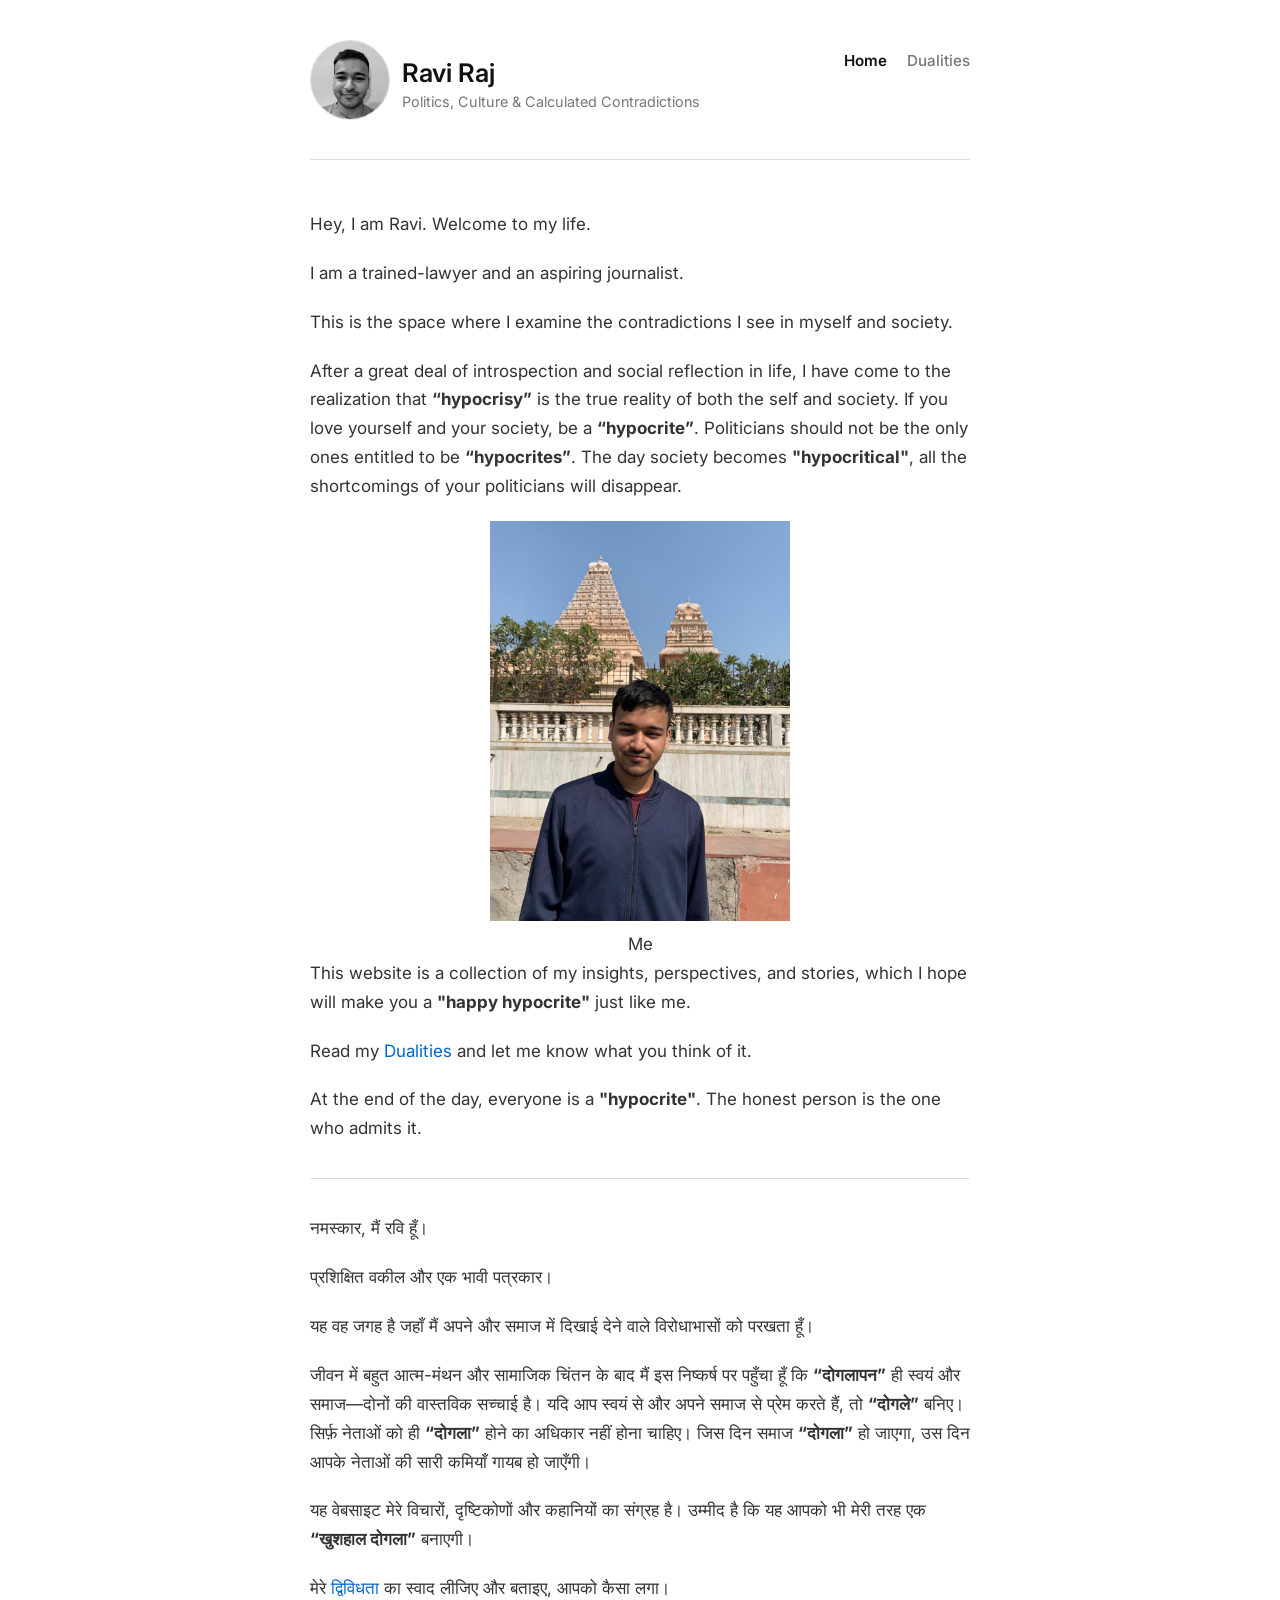
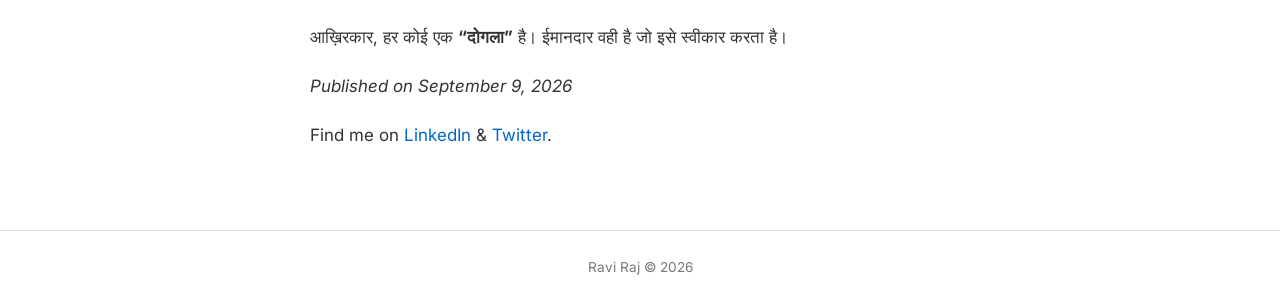
<file: index.html>
<!DOCTYPE html>
<html lang="en">
<head>
    <!-- Google Tag Manager -->
<script>(function(w,d,s,l,i){w[l]=w[l]||[];w[l].push({'gtm.start':
new Date().getTime(),event:'gtm.js'});var f=d.getElementsByTagName(s)[0],
j=d.createElement(s),dl=l!='dataLayer'?'&l='+l:'';j.async=true;j.src=
'https://www.googletagmanager.com/gtm.js?id='+i+dl;f.parentNode.insertBefore(j,f);
})(window,document,'script','dataLayer','GTM-NPS3RLSQ');</script>
<!-- End Google Tag Manager -->
    <meta charset="UTF-8">
    <meta name="viewport" content="width=device-width, initial-scale=1.0">
    <title>Ravi Raj - Home</title>
    <meta name="description" content="Politics, Culture & Calculated Contradictions - My unapologetic thoughts on Politics, Law, and everything in between.">
    <link rel="stylesheet" href="css/style.css">
    <link rel="icon" type="image/jpeg" href="images/favicon.jpeg">
    <link rel="preconnect" href="https://fonts.googleapis.com">
    <link rel="preconnect" href="https://fonts.gstatic.com" crossorigin>
    <link href="https://fonts.googleapis.com/css2?family=Inter:wght@400;500;600;700&display=swap" rel="stylesheet">
    <link rel="canonical" href="https://raviraj.qd.je/">
    <script type="application/ld+json">
    {
        "@context": "https://schema.org",
        "@type": "Person",
        "name": "Ravi Raj",
        "url": "https://raviraj.qd.je/",
        "jobTitle": "Lawyer & aspiring journalist",
        "sameAs": [
            "https://www.linkedin.com/in/ravirajlaw/",
            "https://x.com/RaviRaj91HQ",
            "https://github.com/pacifista91"
        ]
    }
    </script>
</head>
<body>
    <!-- Google Tag Manager (noscript) -->
<noscript><iframe src="https://www.googletagmanager.com/ns.html?id=GTM-NPS3RLSQ"
height="0" width="0" style="display:none;visibility:hidden"></iframe></noscript>
<!-- End Google Tag Manager (noscript) -->
    <section class="container wrap">
        <div class="header">
            <div class="logo">
                <a href="index.html"><img src="images/ravi.jpeg" alt="Ravi Raj" class="photo"></a>
                <div>
                    <h1><a href="index.html">Ravi Raj</a></h1>
                    <p class="tagline">Politics, Culture & Calculated Contradictions</p>
                </div>
            </div>
            <nav class="nav">
                <a class="active" href="index.html">Home</a>
                <a href="blog.html">Dualities</a>
            </nav>
        </div>
        
        <div class="content">
            <div class="post">
                <div class="post-header">
                    <h1 class="title"></h1>
                </div>
                <div class="body">

                    <p>Hey, I am Ravi. Welcome to my life.</p>

                    <p>I am a trained-lawyer and an aspiring journalist.<p>
                    
                    <p>This is the space where I examine the contradictions I see in myself and society.</p>

                    <p> After a great deal of introspection and social reflection in life, I have come to the realization that <b>“hypocrisy”</b> is the true reality of both the self and society. If you love yourself and your society, be a <b>“hypocrite”</b>. Politicians should not be the only ones entitled to be <b>“hypocrites”</b>. The day society becomes <b>"hypocritical"</b>, all the shortcomings of your politicians will disappear. <p>
                    
                    <div style="text-align: center;">
                        <figure>

                             <img src="Me.jpeg" alt="Ravi Raj" width="300" height="400">
                            <figcaption>Me</figcaption>
                        </figure>
                    
                       
                    
                    </div>
                        
                    <p>This website is a collection of my insights, perspectives, and stories, which I hope will make you a <b>"happy hypocrite"</b> just like me.</p>

                     <p>Read my <a href="http://raviraj.qd.je/blog.html">Dualities</a> and let me know what you think of it.</p>
                    
                    <p>At the end of the day, everyone is a <b>"hypocrite"</b>. The honest person is the one who admits it.</p>

                      <hr>

                    <p>नमस्कार, मैं रवि हूँ।</p>
                    
                    <p>प्रशिक्षित वकील और एक भावी पत्रकार।</p>

                    <p>यह वह जगह है जहाँ मैं अपने और समाज में दिखाई देने वाले विरोधाभासों को परखता हूँ।</p>
                    
                    <p>जीवन में बहुत आत्म-मंथन और सामाजिक चिंतन के बाद मैं इस निष्कर्ष पर पहुँचा हूँ कि <b>“दोगलापन”</b> ही स्वयं और समाज—दोनों की वास्तविक सच्चाई है। यदि आप स्वयं से और अपने समाज से प्रेम करते हैं, तो <b>“दोगले”</b> बनिए। सिर्फ़ नेताओं को ही <b>“दोगला”</b> होने का अधिकार नहीं होना चाहिए। जिस दिन समाज <b>“दोगला”</b> हो जाएगा, उस दिन आपके नेताओं की सारी कमियाँ गायब हो जाएँगी।</p>
                    
                    <p>यह वेबसाइट मेरे विचारों, दृष्टिकोणों और कहानियों का संग्रह है। उम्मीद है कि यह आपको भी मेरी तरह एक <b>“खुशहाल दोगला”</b> बनाएगी।</p>

                     <p>मेरे <a href="http://raviraj.qd.je/blog.html">द्विविधता</a> का स्वाद लीजिए और बताइए, आपको कैसा लगा।</p>
                    
                    <p>आख़िरकार, हर कोई एक <b>“दोगला”</b> है। ईमानदार वही है जो इसे स्वीकार करता है।</p>

                     <p><em>Published on September 9, 2026</em></p>
            
                    
                    
                    <p>Find me on <a href="https://www.linkedin.com/in/ravirajlaw/">LinkedIn</a> & <a href="https://x.com/RaviRaj91HQ">Twitter</a>.</p>
                </div> 
            </div>
        </div>
    </section>
    
    <footer class="footer">
        Ravi Raj © 2026
    </footer>
</body>
</html>
</file>
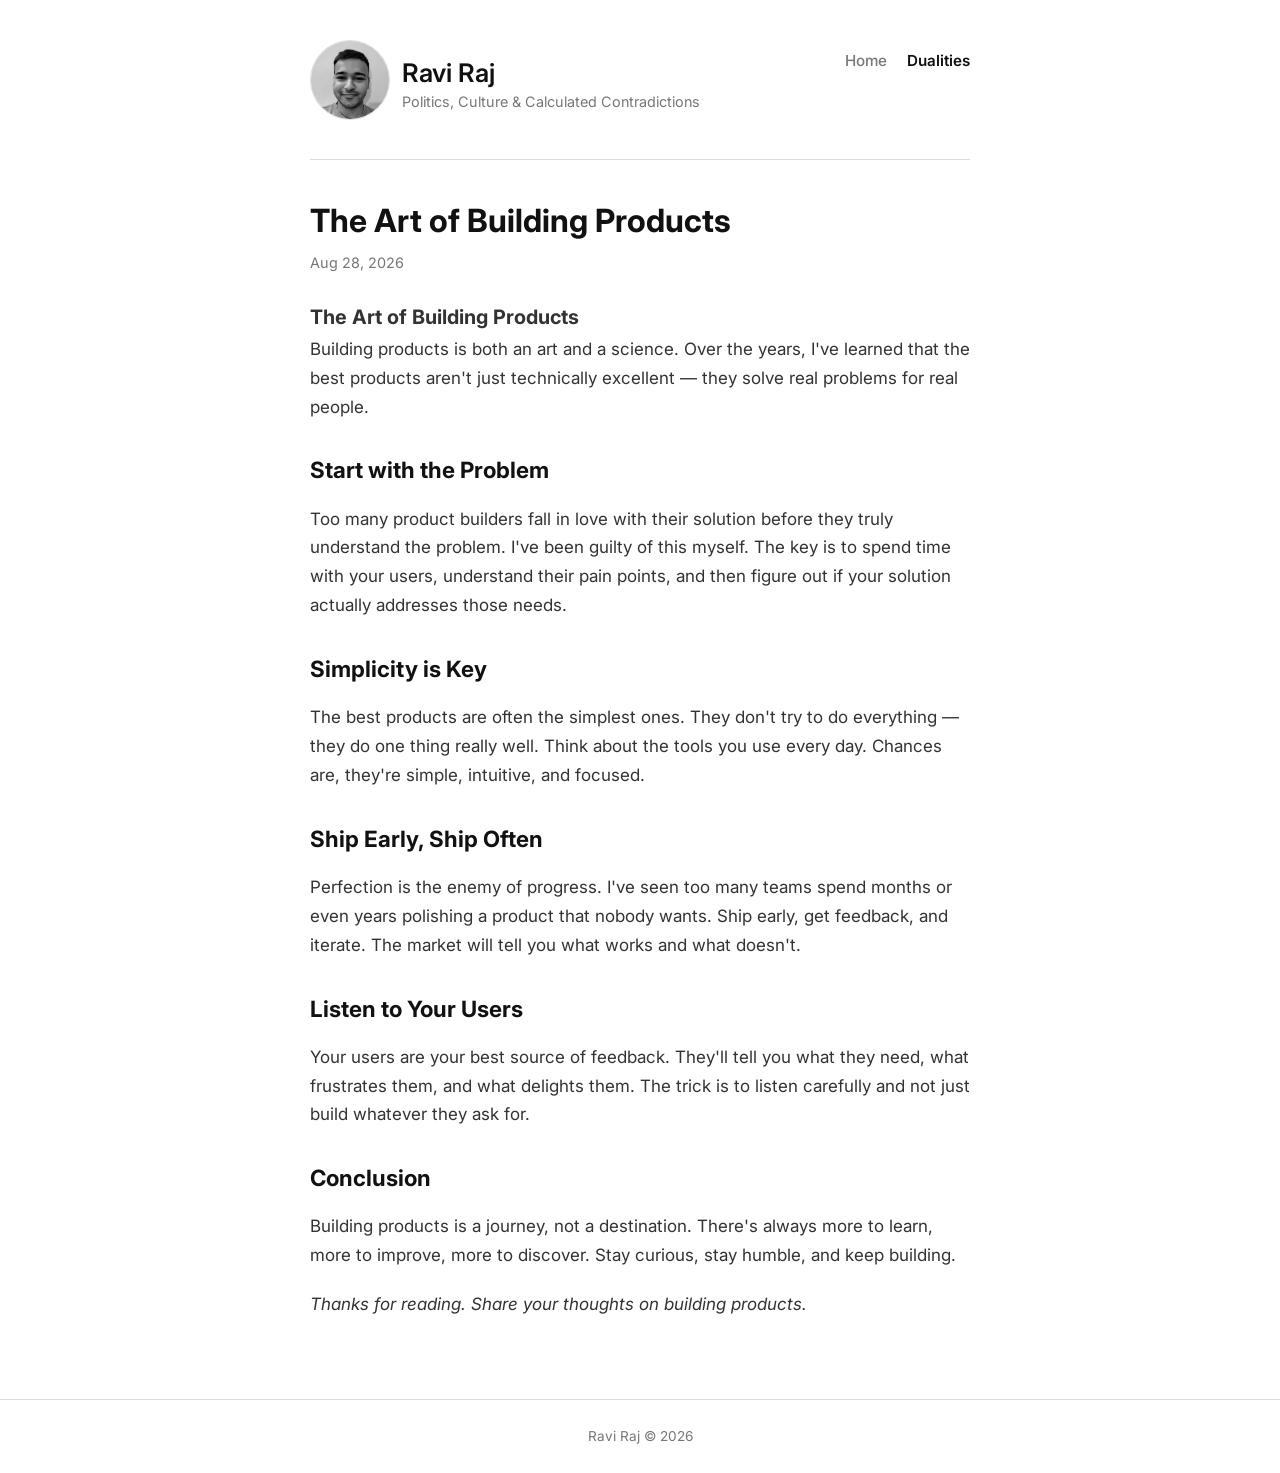
<file: post/the-art-of-building-products/index.html>
<!DOCTYPE html>
<html lang="en">
<head>
    <meta charset="UTF-8">
    <meta name="viewport" content="width=device-width, initial-scale=1.0">
    <title>The Art of Building Products - Ravi Raj</title>
    <meta name="description" content="What I learned from building products that users actually want">
    <meta property="og:type" content="website">
    <meta property="og:title" content="The Art of Building Products - Ravi Raj">
    <meta property="og:description" content="What I learned from building products that users actually want">
    <meta property="og:url" content="https://raviraj.dpdns.org/post/the-art-of-building-products/">
    <meta name="twitter:card" content="summary">
    <meta name="twitter:title" content="The Art of Building Products - Ravi Raj">
    <meta name="twitter:description" content="What I learned from building products that users actually want">
    <link rel="canonical" href="https://raviraj.dpdns.org/post/the-art-of-building-products/">
    <script type="application/ld+json">{"@context":"https://schema.org","@type":"Article","headline":"The Art of Building Products","description":"What I learned from building products that users actually want","author":{"@type":"Person","name":"Ravi Raj","url":"https://raviraj.dpdns.org/"},"publisher":{"@type":"Person","name":"Ravi Raj","url":"https://raviraj.dpdns.org/"},"datePublished":"2026-08-28","dateModified":"2026-08-28","mainEntityOfPage":"https://raviraj.dpdns.org/post/the-art-of-building-products/"}</script>
    <link rel="stylesheet" href="../../css/style.css">
    <link rel="icon" type="image/jpeg" href="../../images/favicon.jpeg">
    <link rel="preconnect" href="https://fonts.googleapis.com">
    <link rel="preconnect" href="https://fonts.gstatic.com" crossorigin>
    <link href="https://fonts.googleapis.com/css2?family=Inter:wght@400;500;600;700&display=swap" rel="stylesheet">
</head>
<body>
    <section class="container wrap">
        <div class="header">
            <div class="logo">
                <a href="../../index.html"><img src="../../images/ravi.jpeg" alt="Ravi Raj" class="photo"></a>
                <div>
                    <h1><a href="../../index.html">Ravi Raj</a></h1>
                    <p class="tagline">Politics, Culture & Calculated Contradictions</p>
                </div>
            </div>
            <nav class="nav">
                <a href="../../index.html" >Home</a>
                <a href="../../blog.html" class="active">Dualities</a>
            </nav>
        </div>
        <div class="content">
            
            <article class="post">
                <div class="post-header">
                    <h1 class="title">The Art of Building Products</h1>
                    <div class="meta"><span class="date">Aug 28, 2026</span></div>
                </div>
                <div class="body"><h1>The Art of Building Products</h1>
<p>Building products is both an art and a science. Over the years, I&#39;ve learned that the best products aren&#39;t just technically excellent — they solve real problems for real people.</p>
<h2>Start with the Problem</h2>
<p>Too many product builders fall in love with their solution before they truly understand the problem. I&#39;ve been guilty of this myself. The key is to spend time with your users, understand their pain points, and then figure out if your solution actually addresses those needs.</p>
<h2>Simplicity is Key</h2>
<p>The best products are often the simplest ones. They don&#39;t try to do everything — they do one thing really well. Think about the tools you use every day. Chances are, they&#39;re simple, intuitive, and focused.</p>
<h2>Ship Early, Ship Often</h2>
<p>Perfection is the enemy of progress. I&#39;ve seen too many teams spend months or even years polishing a product that nobody wants. Ship early, get feedback, and iterate. The market will tell you what works and what doesn&#39;t.</p>
<h2>Listen to Your Users</h2>
<p>Your users are your best source of feedback. They&#39;ll tell you what they need, what frustrates them, and what delights them. The trick is to listen carefully and not just build whatever they ask for.</p>
<h2>Conclusion</h2>
<p>Building products is a journey, not a destination. There&#39;s always more to learn, more to improve, more to discover. Stay curious, stay humble, and keep building.</p>
<p><em>Thanks for reading. Share your thoughts on building products.</em></p>
</div>
            </article>
    
        </div>
    </section>
    <footer class="footer">
        Ravi Raj © 2026
    </footer>
</body>
</html>
</file>
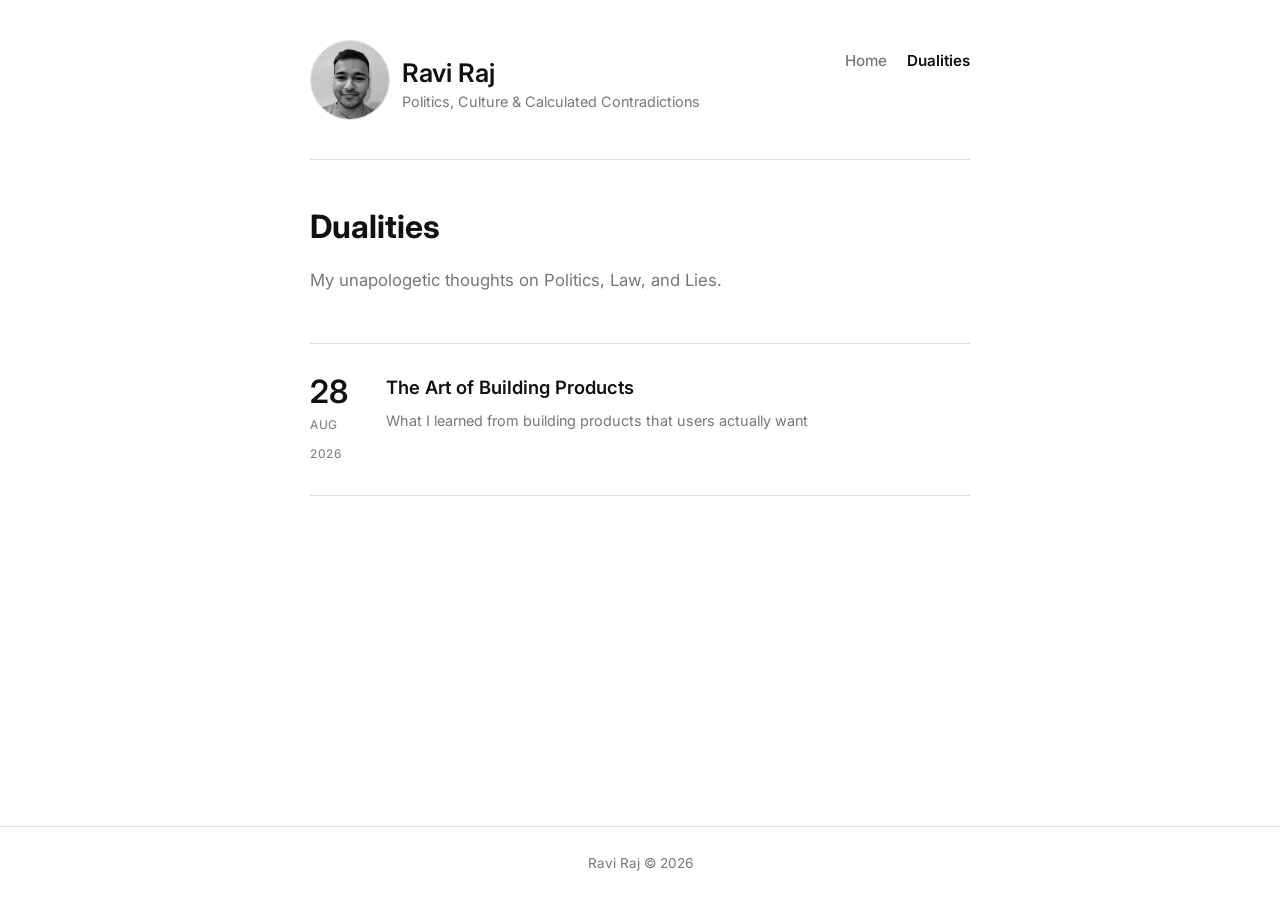
<file: blog.html>
<!DOCTYPE html>
<html lang="en">
<head>
    <meta charset="UTF-8">
    <meta name="viewport" content="width=device-width, initial-scale=1.0">
    <title>Dualities - Ravi Raj</title>
    <meta name="description" content="An assorted collection of thoughts on technology, business, and life.">
    <meta property="og:type" content="website">
    <meta property="og:title" content="Dualities - Ravi Raj">
    <meta property="og:description" content="An assorted collection of thoughts on technology, business, and life.">
    <meta property="og:url" content="https://raviraj.dpdns.org/blog.html">
    <meta name="twitter:card" content="summary">
    <meta name="twitter:title" content="Dualities - Ravi Raj">
    <meta name="twitter:description" content="An assorted collection of thoughts on technology, business, and life.">
    <link rel="canonical" href="https://raviraj.dpdns.org/blog.html">
    
    <link rel="stylesheet" href="css/style.css">
    <link rel="icon" type="image/jpeg" href="images/favicon.jpeg">
    <link rel="preconnect" href="https://fonts.googleapis.com">
    <link rel="preconnect" href="https://fonts.gstatic.com" crossorigin>
    <link href="https://fonts.googleapis.com/css2?family=Inter:wght@400;500;600;700&display=swap" rel="stylesheet">
</head>
<body>
    <section class="container wrap">
        <div class="header">
            <div class="logo">
                <a href="index.html"><img src="images/ravi.jpeg" alt="Ravi Raj" class="photo"></a>
                <div>
                    <h1><a href="index.html">Ravi Raj</a></h1>
                    <p class="tagline">Politics, Culture & Calculated Contradictions</p>
                </div>
            </div>
            <nav class="nav">
                <a href="index.html" >Home</a>
                <a href="blog.html" class="active">Dualities</a>
            </nav>
        </div>
        <div class="content">
            
            <section class="page">
                <h3 class="title kind-section">Dualities</h3>
                <p>My unapologetic thoughts on Politics, Law, and Lies.</p>
                <div class="posts">
            <div class="post">
                <div class="date">
                    <span class="day">28</span>
                    <span class="year">Aug 2026</span>
                </div>
                <div class="body">
                    <h4 class="title"><a href="post/the-art-of-building-products/">The Art of Building Products</a></h4>
                    <div class="description">What I learned from building products that users actually want</div>
                </div>
            </div>
                </div>
            </section>
    
        </div>
    </section>
    <footer class="footer">
        Ravi Raj © 2026
    </footer>
</body>
</html>
</file>
<file: css/style.css>
:root {
    --main-color: #111;
    --background-color: #fff;
    --border-color: #ddd;
    --text-color: #333;
    --link-color: #0066cc;
    --muted-color: #777;
    --max-width: 700px;
}

* {
    margin: 0;
    padding: 0;
    box-sizing: border-box;
}

html, body {
    height: 100%;
}

body {
    font-family: 'Inter', -apple-system, BlinkMacSystemFont, 'Segoe UI', Roboto, Helvetica, Arial, sans-serif;
    font-size: 17px;
    line-height: 1.7;
    color: var(--text-color);
    background-color: var(--background-color);
    display: flex;
    flex-direction: column;
    min-height: 100vh;
}

a {
    color: var(--link-color);
    text-decoration: none;
}

a:hover {
    text-decoration: underline;
}

.container {
    flex: 1 0 auto;
    width: 100%;
    max-width: var(--max-width);
    margin: 0 auto;
    padding: 0 20px;
}

.wrap {
    max-width: var(--max-width);
}

/* Header */
.header {
    padding: 40px 0 30px;
    border-bottom: 1px solid var(--border-color);
    display: flex;
    justify-content: space-between;
    align-items: flex-start;
}

.logo {
    display: flex;
    align-items: center;
    gap: 12px;
}

.logo > div {
    line-height: 1.2;
}

.logo .photo {
    width: 80px;
    height: 80px;
    border-radius: 50%;
    object-fit: cover;
    border: 1px solid var(--border-color);
    flex-shrink: 0;
}

.logo h1 {
    font-size: 1.6rem;
    font-weight: 600;
    color: var(--main-color);
}

.logo h1 a {
    color: var(--main-color);
}

.logo h1 a:hover {
    text-decoration: none;
}

.tagline {
    margin-top: 4px;
    color: var(--muted-color);
    font-size: 0.9rem;
}

.nav {
    display: flex;
    gap: 20px;
    padding-top: 8px;
}

.nav a {
    color: var(--muted-color);
    font-size: 0.95rem;
    font-weight: 500;
}

.nav a.active {
    color: var(--main-color);
    font-weight: 600;
}

.nav a:hover {
    color: var(--main-color);
    text-decoration: underline;
}

/* Content */
.content {
    padding: 40px 0 60px;
}

.post-header h1.title {
    font-size: 2rem;
    color: var(--main-color);
    margin-bottom: 10px;
}

.meta {
    color: var(--muted-color);
    font-size: 0.9rem;
    margin-bottom: 25px;
}

.body p {
    margin-bottom: 20px;
}

.body h2 {
    font-size: 1.4rem;
    color: var(--main-color);
    margin: 30px 0 15px;
}

.body h3 {
    font-size: 1.2rem;
    color: var(--main-color);
    margin: 25px 0 12px;
}

.body ul, .body ol {
    margin: 0 0 20px 30px;
}

.body li {
    margin-bottom: 8px;
}

.body blockquote {
    border-left: 3px solid var(--border-color);
    padding-left: 15px;
    margin: 20px 0;
    color: var(--muted-color);
    font-style: italic;
}

.body hr {
    border: none;
    border-top: 1px solid var(--border-color);
    margin: 35px 0;
}

/* Blog listing page */
.page {
    margin-bottom: 40px;
}

.kind-section {
    font-size: 2rem;
    color: var(--main-color);
    margin-bottom: 12px;
}

.page > p {
    color: var(--muted-color);
    font-size: 1.05rem;
    margin-bottom: 48px;
}

.posts {
    border-top: 1px solid var(--border-color);
}

.posts .post {
    display: flex;
    padding: 28px 0;
    border-bottom: 1px solid var(--border-color);
}

.posts .date {
    flex-shrink: 0;
    width: 76px;
    padding-top: 2px;
    padding-right: 34px;
}

.posts .day {
    display: block;
    font-size: 2rem;
    font-weight: 600;
    color: var(--main-color);
    line-height: 1.1;
}

.posts .year {
    font-size: 0.75rem;
    color: var(--muted-color);
    text-transform: uppercase;
    letter-spacing: 0.5px;
    margin-top: 2px;
}

.posts .body {
    flex: 1;
}

.posts .title {
    font-size: 1.15rem;
    font-weight: 600;
    margin-bottom: 6px;
}

.posts .title a {
    color: var(--main-color);
}

.posts .title a:hover {
    text-decoration: underline;
}

.posts .domain {
    display: block;
    font-size: 0.75rem;
    color: var(--muted-color);
    text-transform: lowercase;
    margin-bottom: 4px;
}

.posts .description {
    font-size: 0.9rem;
    color: var(--muted-color);
    line-height: 1.6;
}

/* Article view */
article.post .post-header {
    margin-bottom: 20px;
}

article.post .title {
    font-size: 2rem;
    color: var(--main-color);
    line-height: 1.3;
    margin-bottom: 10px;
}

/* Footer */
.footer {
    flex-shrink: 0;
    width: 100%;
    padding: 25px 0;
    text-align: center;
    font-size: 0.85rem;
    color: var(--muted-color);
    border-top: 1px solid var(--border-color);
}

/* Responsive */
@media (max-width: 600px) {
    .header {
        flex-direction: column;
        gap: 15px;
    }
    
    .nav {
        padding-top: 0;
    }
    
    .posts .post {
        flex-direction: column;
        gap: 8px;
    }
    
    .posts .date {
        display: flex;
        align-items: baseline;
        gap: 8px;
    }
    
    .posts .day {
        font-size: 1.1rem;
    }
}
</file>
